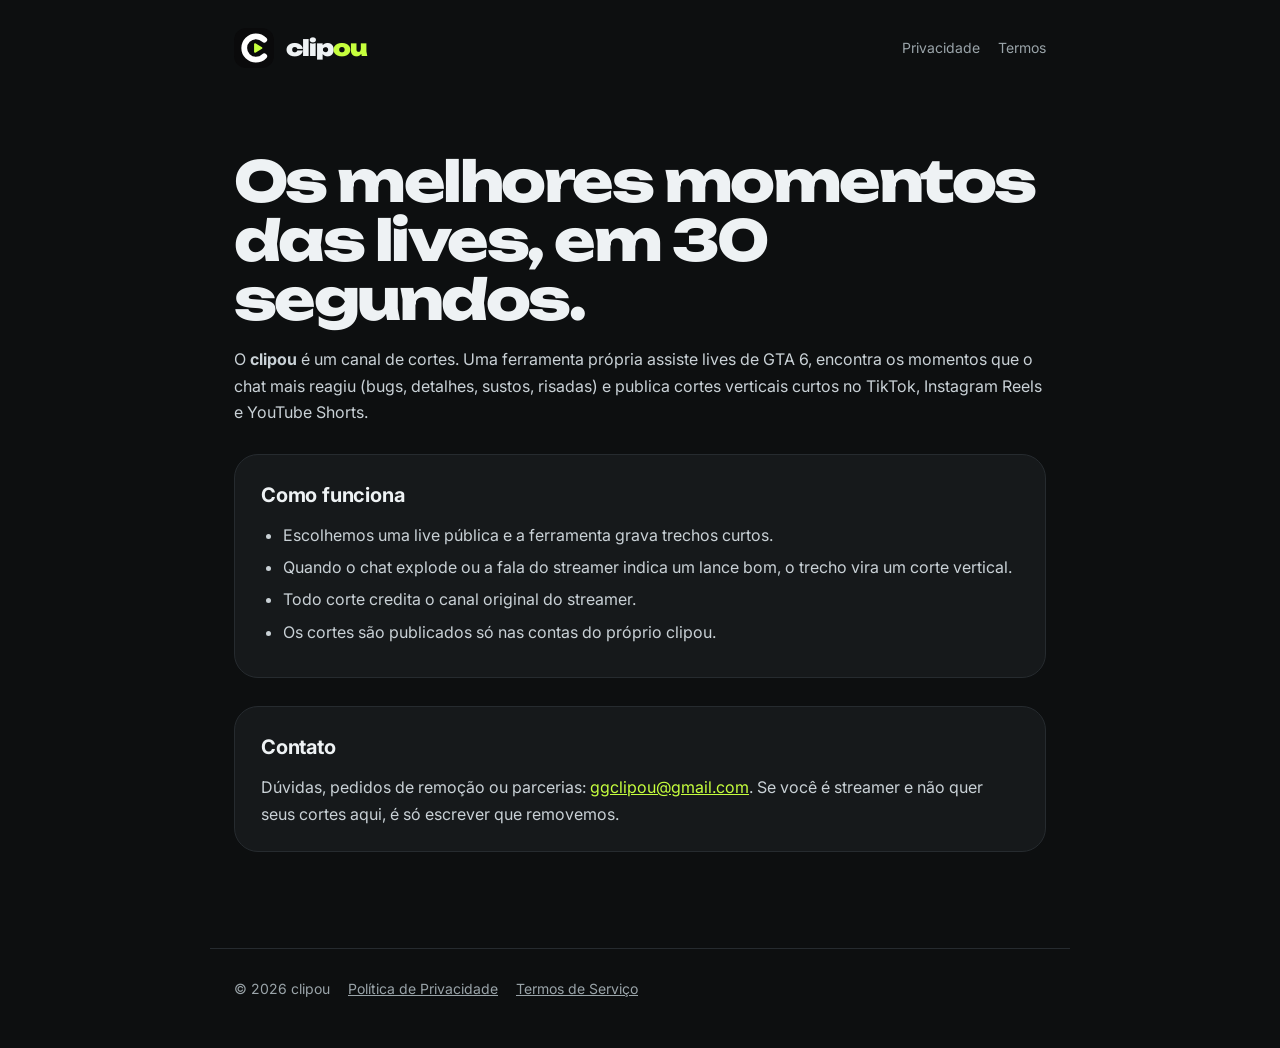
<file: index.html>
<!doctype html>
<html lang="pt-BR">
<head>
<meta charset="utf-8">
<meta name="viewport" content="width=device-width, initial-scale=1">
<title>clipou — cortes de lives</title>
<meta name="description" content="clipou publica cortes curtos das melhores partes de lives de GTA 6 no TikTok, Instagram Reels e YouTube Shorts.">
<link href="https://fonts.googleapis.com/css2?family=Unbounded:wght@800;900&family=Inter:wght@400;600;700&display=swap" rel="stylesheet">
<link rel="stylesheet" href="estilo.css">
</head>
<body>
<header class="topo">
  <a class="marca" href="./"><svg viewBox="0 0 512 512"><rect width="512" height="512" fill="#0a0a0b"/><path d="M 387 150 A 150 150 0 1 0 387 362" fill="none" stroke="#fff" stroke-width="74" stroke-linecap="round"/><path d="M 268 206 L 352 256 L 268 306 Z" fill="#C6FF3D" stroke="#C6FF3D" stroke-width="22" stroke-linejoin="round"/></svg><b>clip<span>ou</span></b></a>
  <nav><a href="privacidade.html">Privacidade</a><a href="termos.html">Termos</a></nav>
</header>
<main>
  <h1>Os melhores momentos das lives, em 30 segundos.</h1>
  <p>O <b>clipou</b> é um canal de cortes. Uma ferramenta própria assiste lives de GTA 6, encontra os momentos que o chat mais reagiu (bugs, detalhes, sustos, risadas) e publica cortes verticais curtos no TikTok, Instagram Reels e YouTube Shorts.</p>
  <div class="cartao">
    <h2 style="margin-top:0">Como funciona</h2>
    <ul>
      <li>Escolhemos uma live pública e a ferramenta grava trechos curtos.</li>
      <li>Quando o chat explode ou a fala do streamer indica um lance bom, o trecho vira um corte vertical.</li>
      <li>Todo corte credita o canal original do streamer.</li>
      <li>Os cortes são publicados só nas contas do próprio clipou.</li>
    </ul>
  </div>
  <div class="cartao">
    <h2 style="margin-top:0">Contato</h2>
    <p>Dúvidas, pedidos de remoção ou parcerias: <a href="mailto:ggclipou@gmail.com">ggclipou@gmail.com</a>. Se você é streamer e não quer seus cortes aqui, é só escrever que removemos.</p>
  </div>
</main>
<footer class="rodape"><span>© 2026 clipou</span><a href="privacidade.html">Política de Privacidade</a><a href="termos.html">Termos de Serviço</a></footer>
</body>
</html>
</file>
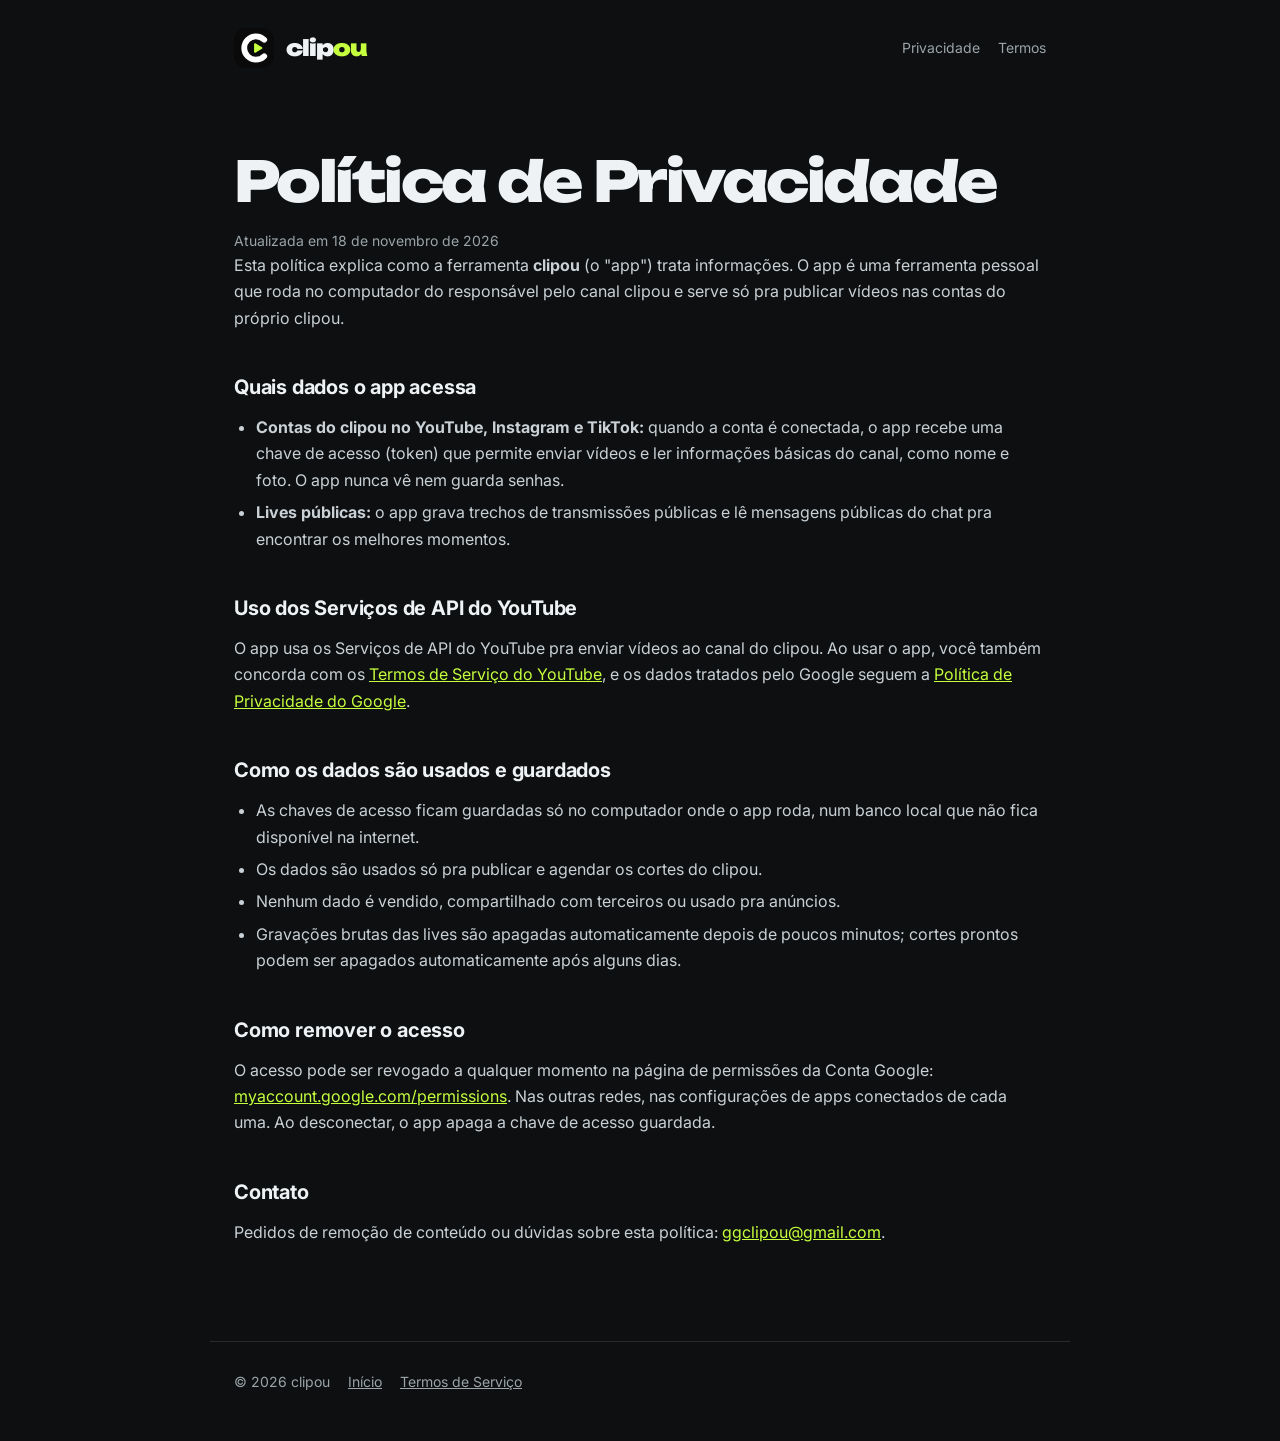
<file: privacidade.html>
<!doctype html>
<html lang="pt-BR">
<head>
<meta charset="utf-8">
<meta name="viewport" content="width=device-width, initial-scale=1">
<title>Política de Privacidade — clipou</title>
<link href="https://fonts.googleapis.com/css2?family=Unbounded:wght@800;900&family=Inter:wght@400;600;700&display=swap" rel="stylesheet">
<link rel="stylesheet" href="estilo.css">
</head>
<body>
<header class="topo">
  <a class="marca" href="./"><svg viewBox="0 0 512 512"><rect width="512" height="512" fill="#0a0a0b"/><path d="M 387 150 A 150 150 0 1 0 387 362" fill="none" stroke="#fff" stroke-width="74" stroke-linecap="round"/><path d="M 268 206 L 352 256 L 268 306 Z" fill="#C6FF3D" stroke="#C6FF3D" stroke-width="22" stroke-linejoin="round"/></svg><b>clip<span>ou</span></b></a>
  <nav><a href="privacidade.html">Privacidade</a><a href="termos.html">Termos</a></nav>
</header>
<main>
  <h1>Política de Privacidade</h1>
  <p class="data">Atualizada em 18 de novembro de 2026</p>

  <p>Esta política explica como a ferramenta <b>clipou</b> (o "app") trata informações. O app é uma ferramenta pessoal que roda no computador do responsável pelo canal clipou e serve só pra publicar vídeos nas contas do próprio clipou.</p>

  <h2>Quais dados o app acessa</h2>
  <ul>
    <li><b>Contas do clipou no YouTube, Instagram e TikTok:</b> quando a conta é conectada, o app recebe uma chave de acesso (token) que permite enviar vídeos e ler informações básicas do canal, como nome e foto. O app nunca vê nem guarda senhas.</li>
    <li><b>Lives públicas:</b> o app grava trechos de transmissões públicas e lê mensagens públicas do chat pra encontrar os melhores momentos.</li>
  </ul>

  <h2>Uso dos Serviços de API do YouTube</h2>
  <p>O app usa os Serviços de API do YouTube pra enviar vídeos ao canal do clipou. Ao usar o app, você também concorda com os <a href="https://www.youtube.com/t/terms" target="_blank" rel="noopener">Termos de Serviço do YouTube</a>, e os dados tratados pelo Google seguem a <a href="https://policies.google.com/privacy" target="_blank" rel="noopener">Política de Privacidade do Google</a>.</p>

  <h2>Como os dados são usados e guardados</h2>
  <ul>
    <li>As chaves de acesso ficam guardadas só no computador onde o app roda, num banco local que não fica disponível na internet.</li>
    <li>Os dados são usados só pra publicar e agendar os cortes do clipou.</li>
    <li>Nenhum dado é vendido, compartilhado com terceiros ou usado pra anúncios.</li>
    <li>Gravações brutas das lives são apagadas automaticamente depois de poucos minutos; cortes prontos podem ser apagados automaticamente após alguns dias.</li>
  </ul>

  <h2>Como remover o acesso</h2>
  <p>O acesso pode ser revogado a qualquer momento na página de permissões da Conta Google: <a href="https://myaccount.google.com/permissions" target="_blank" rel="noopener">myaccount.google.com/permissions</a>. Nas outras redes, nas configurações de apps conectados de cada uma. Ao desconectar, o app apaga a chave de acesso guardada.</p>

  <h2>Contato</h2>
  <p>Pedidos de remoção de conteúdo ou dúvidas sobre esta política: <a href="mailto:ggclipou@gmail.com">ggclipou@gmail.com</a>.</p>
</main>
<footer class="rodape"><span>© 2026 clipou</span><a href="./">Início</a><a href="termos.html">Termos de Serviço</a></footer>
</body>
</html>
</file>
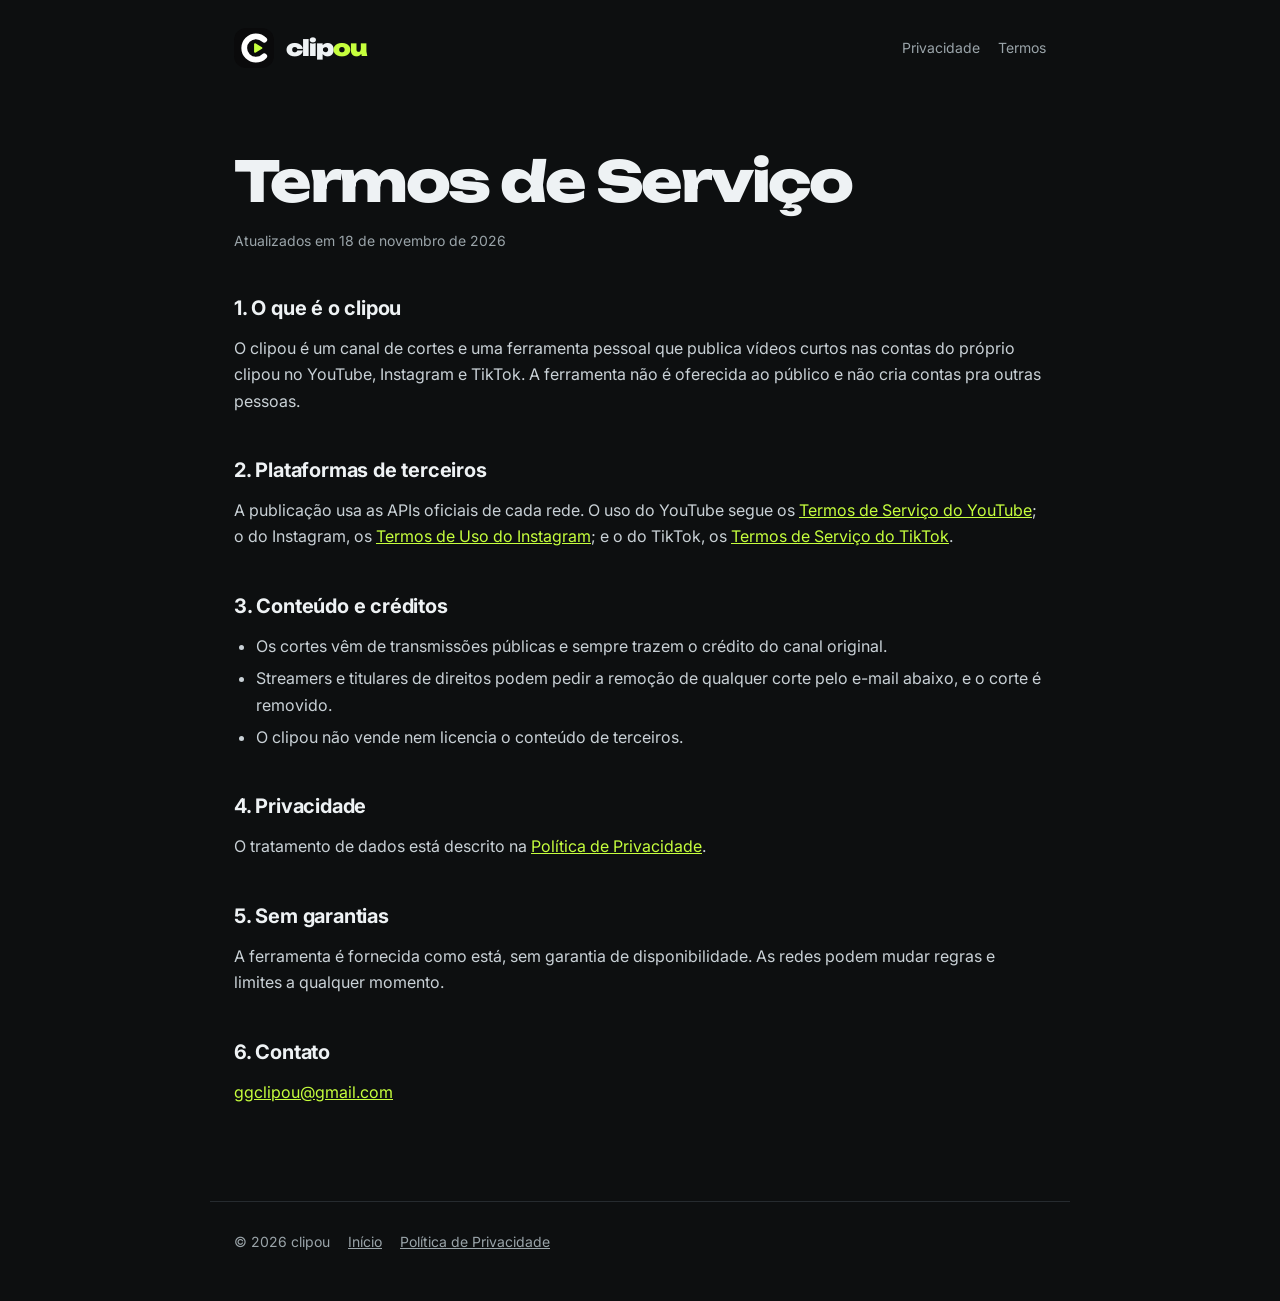
<file: termos.html>
<!doctype html>
<html lang="pt-BR">
<head>
<meta charset="utf-8">
<meta name="viewport" content="width=device-width, initial-scale=1">
<title>Termos de Serviço — clipou</title>
<link href="https://fonts.googleapis.com/css2?family=Unbounded:wght@800;900&family=Inter:wght@400;600;700&display=swap" rel="stylesheet">
<link rel="stylesheet" href="estilo.css">
</head>
<body>
<header class="topo">
  <a class="marca" href="./"><svg viewBox="0 0 512 512"><rect width="512" height="512" fill="#0a0a0b"/><path d="M 387 150 A 150 150 0 1 0 387 362" fill="none" stroke="#fff" stroke-width="74" stroke-linecap="round"/><path d="M 268 206 L 352 256 L 268 306 Z" fill="#C6FF3D" stroke="#C6FF3D" stroke-width="22" stroke-linejoin="round"/></svg><b>clip<span>ou</span></b></a>
  <nav><a href="privacidade.html">Privacidade</a><a href="termos.html">Termos</a></nav>
</header>
<main>
  <h1>Termos de Serviço</h1>
  <p class="data">Atualizados em 18 de novembro de 2026</p>

  <h2>1. O que é o clipou</h2>
  <p>O clipou é um canal de cortes e uma ferramenta pessoal que publica vídeos curtos nas contas do próprio clipou no YouTube, Instagram e TikTok. A ferramenta não é oferecida ao público e não cria contas pra outras pessoas.</p>

  <h2>2. Plataformas de terceiros</h2>
  <p>A publicação usa as APIs oficiais de cada rede. O uso do YouTube segue os <a href="https://www.youtube.com/t/terms" target="_blank" rel="noopener">Termos de Serviço do YouTube</a>; o do Instagram, os <a href="https://help.instagram.com/581066165581870" target="_blank" rel="noopener">Termos de Uso do Instagram</a>; e o do TikTok, os <a href="https://www.tiktok.com/legal/page/row/terms-of-service/pt-BR" target="_blank" rel="noopener">Termos de Serviço do TikTok</a>.</p>

  <h2>3. Conteúdo e créditos</h2>
  <ul>
    <li>Os cortes vêm de transmissões públicas e sempre trazem o crédito do canal original.</li>
    <li>Streamers e titulares de direitos podem pedir a remoção de qualquer corte pelo e-mail abaixo, e o corte é removido.</li>
    <li>O clipou não vende nem licencia o conteúdo de terceiros.</li>
  </ul>

  <h2>4. Privacidade</h2>
  <p>O tratamento de dados está descrito na <a href="privacidade.html">Política de Privacidade</a>.</p>

  <h2>5. Sem garantias</h2>
  <p>A ferramenta é fornecida como está, sem garantia de disponibilidade. As redes podem mudar regras e limites a qualquer momento.</p>

  <h2>6. Contato</h2>
  <p><a href="mailto:ggclipou@gmail.com">ggclipou@gmail.com</a></p>
</main>
<footer class="rodape"><span>© 2026 clipou</span><a href="./">Início</a><a href="privacidade.html">Política de Privacidade</a></footer>
</body>
</html>
</file>
<file: estilo.css>
:root { --fundo: #0d0f10; --cartao: #16191b; --linha: #262b2f; --texto: #eef2f4; --sub: #9aa4a9; --lima: #C6FF3D; }
* { margin: 0; padding: 0; box-sizing: border-box; }
body { background: var(--fundo); color: var(--texto); font: 16px/1.65 Inter, -apple-system, "Segoe UI", sans-serif; -webkit-font-smoothing: antialiased; }
a { color: var(--lima); }
.topo { max-width: 860px; margin: 0 auto; padding: 28px 24px; display: flex; align-items: center; justify-content: space-between; }
.marca { display: flex; align-items: center; gap: 12px; text-decoration: none; color: var(--texto); font-family: Unbounded, Inter, sans-serif; font-weight: 900; font-size: 22px; letter-spacing: -0.05em; }
.marca svg { width: 40px; height: 40px; border-radius: 12px; }
.marca span { color: var(--lima); }
nav { display: flex; gap: 18px; font-size: 14px; }
nav a { color: var(--sub); text-decoration: none; }
nav a:hover { color: var(--texto); }
main { max-width: 860px; margin: 0 auto; padding: 24px 24px 96px; }
h1 { font-family: Unbounded, Inter, sans-serif; font-weight: 800; font-size: clamp(34px, 6vw, 56px); letter-spacing: -0.045em; line-height: 1.05; margin: 32px 0 18px; }
h2 { font-size: 20px; font-weight: 700; letter-spacing: -0.01em; margin: 40px 0 10px; }
p, li { color: #c9d1d6; }
ul { padding-left: 22px; margin: 8px 0; }
li { margin: 6px 0; }
.data { color: var(--sub); font-size: 14px; }
.cartao { background: var(--cartao); border: 1px solid var(--linha); border-radius: 24px; padding: 24px 26px; margin-top: 28px; }
.rodape { border-top: 1px solid var(--linha); max-width: 860px; margin: 0 auto; padding: 28px 24px 48px; color: var(--sub); font-size: 14px; display: flex; gap: 18px; flex-wrap: wrap; }
.rodape a { color: var(--sub); }
.marca b { font-weight: 900; }
</file>
